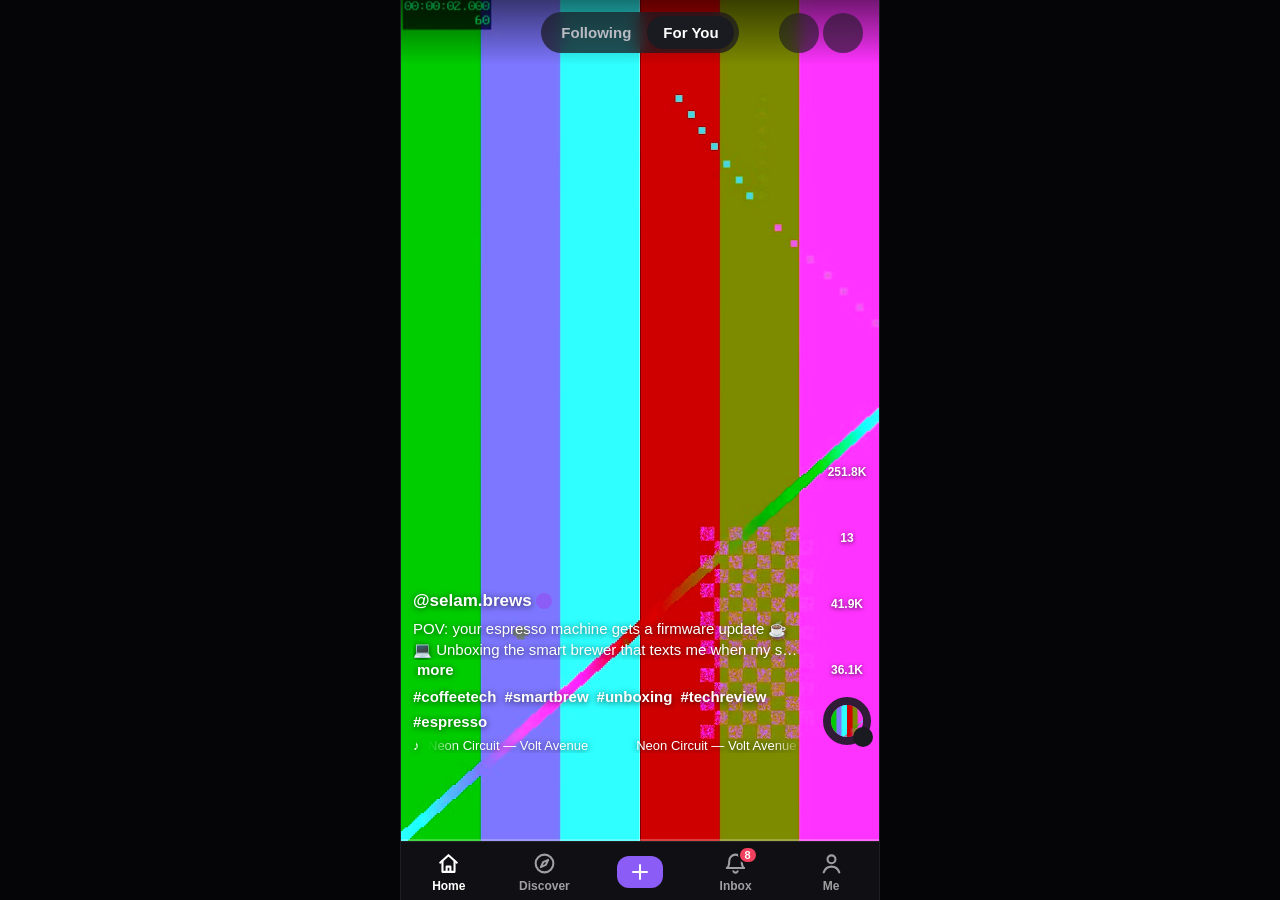
<file: index.html>
<!doctype html><html lang="en"><head>
<meta charset="utf-8"><meta name="viewport" content="width=device-width,initial-scale=1,viewport-fit=cover">
<meta name="theme-color" content="#000000"><title>Lucy</title>
<link rel="manifest" href="manifest.json">
<link rel="apple-touch-icon" href="assets/icons/apple-touch-icon.png">
<link rel="stylesheet" href="css/tokens.css"><link rel="stylesheet" href="css/base.css">
<link rel="stylesheet" href="css/feed.css"><link rel="stylesheet" href="css/screens.css">
</head><body>
<div id="app"><main id="views">
<section class="view" id="view-home"></section>
<section class="view" id="view-discover"></section>
<section class="view" id="view-create"></section>
<section class="view" id="view-inbox"></section>
<section class="view" id="view-profile"></section>
<section class="view" id="view-detail"></section>
</main><nav id="tabbar">
<button class="tabbtn" data-route="home"><svg class="ic"><use href="assets/icons.svg#i-home"/></svg><span>Home</span></button>
<button class="tabbtn" data-route="discover"><svg class="ic"><use href="assets/icons.svg#i-compass"/></svg><span>Discover</span></button>
<button class="tabbtn tabbtn-create" data-route="create"><svg class="ic"><use href="assets/icons.svg#i-plus"/></svg></button>
<button class="tabbtn" data-route="inbox"><svg class="ic"><use href="assets/icons.svg#i-bell"/></svg><span>Inbox</span><em class="badge" id="inbox-badge" hidden></em></button>
<button class="tabbtn" data-route="profile"><svg class="ic"><use href="assets/icons.svg#i-user"/></svg><span>Me</span></button>
</nav></div>
<div id="sheet-root"></div><div id="toast-root"></div>
<script type="module" src="js/app.js"></script>
</body></html>
</file>
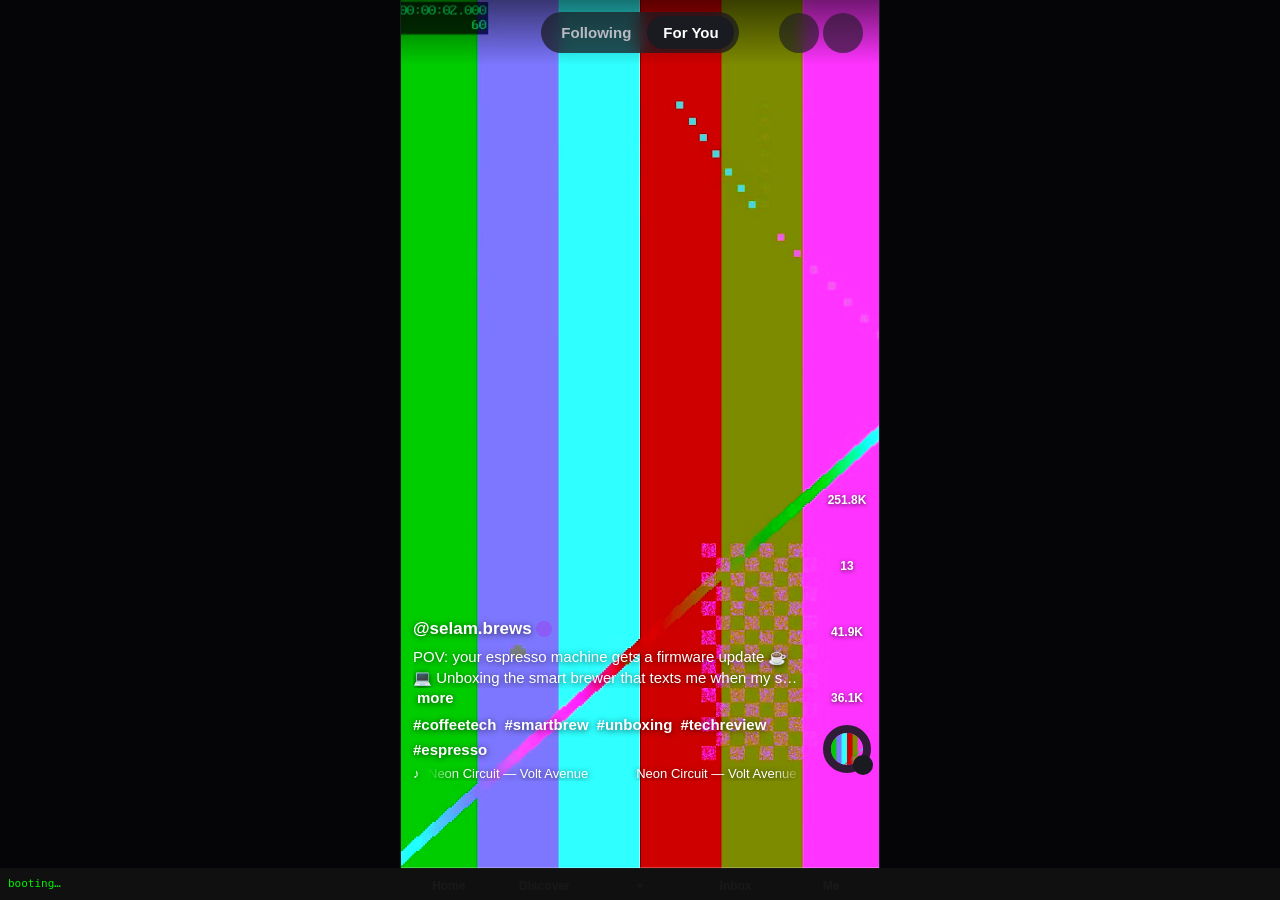
<file: debug.html>
<!doctype html><html lang="en"><head>
<meta charset="utf-8"><meta name="viewport" content="width=device-width,initial-scale=1,viewport-fit=cover">
<title>Lucy debug</title>
<link rel="stylesheet" href="css/tokens.css"><link rel="stylesheet" href="css/base.css">
<link rel="stylesheet" href="css/feed.css"><link rel="stylesheet" href="css/screens.css">
<style>
  #dbg{position:fixed;left:0;right:0;bottom:0;z-index:9999;max-height:45dvh;overflow:auto;
    background:#111;color:#0f0;font:11px/1.5 monospace;white-space:pre-wrap;padding:8px;opacity:.95}
</style>
</head><body>
<div id="app"><main id="views">
<section class="view" id="view-home"></section>
<section class="view" id="view-discover"></section>
<section class="view" id="view-create"></section>
<section class="view" id="view-inbox"></section>
<section class="view" id="view-profile"></section>
<section class="view" id="view-detail"></section>
</main><nav id="tabbar">
<button class="tabbtn" data-route="home"><span>Home</span></button>
<button class="tabbtn" data-route="discover"><span>Discover</span></button>
<button class="tabbtn tabbtn-create" data-route="create"><span>+</span></button>
<button class="tabbtn" data-route="inbox"><span>Inbox</span></button>
<button class="tabbtn" data-route="profile"><span>Me</span></button>
</nav></div>
<pre id="dbg">booting…</pre>
<script>
  window.__errs = [];
  window.addEventListener('error', (e) => window.__errs.push('ERR: ' + (e.message || e.type)));
  window.addEventListener('unhandledrejection', (e) => window.__errs.push('REJ: ' + (e.reason && e.reason.message || e.reason)));
</script>
<script type="module">
  import {repo} from './js/data/repository.js';
  import {HomeScreen} from './js/feed.js';
  const out = [];
  const R = (el) => { if(!el) return 'missing'; const r = el.getBoundingClientRect();
    return {x: Math.round(r.x), y: Math.round(r.y), w: Math.round(r.width), h: Math.round(r.height)}; };
  try {
    await repo.ready;
    out.push('repo ready');
    const sec = document.getElementById('view-home');
    sec.classList.add('active');
    HomeScreen.mount(sec, {});
    out.push('mounted, slides=' + sec.querySelectorAll('.feed-slide').length);
    await new Promise((r) => setTimeout(r, 4000));
    const cs = (el, p) => el ? getComputedStyle(el)[p] : 'missing';
    const home = document.getElementById('view-home');
    const feed = home.querySelector('.feed');
    const slide0 = home.querySelector('.feed-slide');
    const rail = home.querySelector('.rail');
    const topbar = home.querySelector('.feed-topbar');
    const meta = home.querySelector('.feed-meta');
    const vid0 = home.querySelector('video');
    out.push('view-home rect=' + JSON.stringify(R(home)) + ' pos=' + cs(home,'position') + ' display=' + cs(home,'display'));
    out.push('feed rect=' + JSON.stringify(R(feed)) + ' h=' + cs(feed,'height'));
    out.push('slide0 rect=' + JSON.stringify(R(slide0)) + ' h=' + cs(slide0,'height'));
    out.push('rail rect=' + JSON.stringify(R(rail)));
    out.push('topbar rect=' + JSON.stringify(R(topbar)));
    out.push('meta rect=' + JSON.stringify(R(meta)));
    out.push('video0 rect=' + JSON.stringify(R(vid0)) + ' readyState=' + (vid0 && vid0.readyState) + ' paused=' + (vid0 && vid0.paused) + ' src=' + (vid0 && vid0.currentSrc.slice(-20)));
    out.push('viewport=' + innerWidth + 'x' + innerHeight + ' dpr=' + devicePixelRatio);
    /* inbox probe */
    try {
      const threads = repo.getThreads() || [];
      const t0 = threads[0] || {};
      const lm = t0.lastMessage;
      out.push('threads=' + threads.length + ' lastMessage type=' + (lm === null ? 'null' : typeof lm) +
        ' text=' + JSON.stringify(lm && (lm.text || lm.body)) +
        ' snippet=' + JSON.stringify(t0.snippet));
    } catch(e) { out.push('inbox probe failed: ' + (e && e.message)); }
    out.push('window errors: ' + (window.__errs.length ? window.__errs.join(' | ') : 'none'));
  } catch(e) { out.push('FATAL: ' + (e && e.message)); }
  document.getElementById('dbg').textContent = out.join('\n');
</script>
</body></html>
</file>
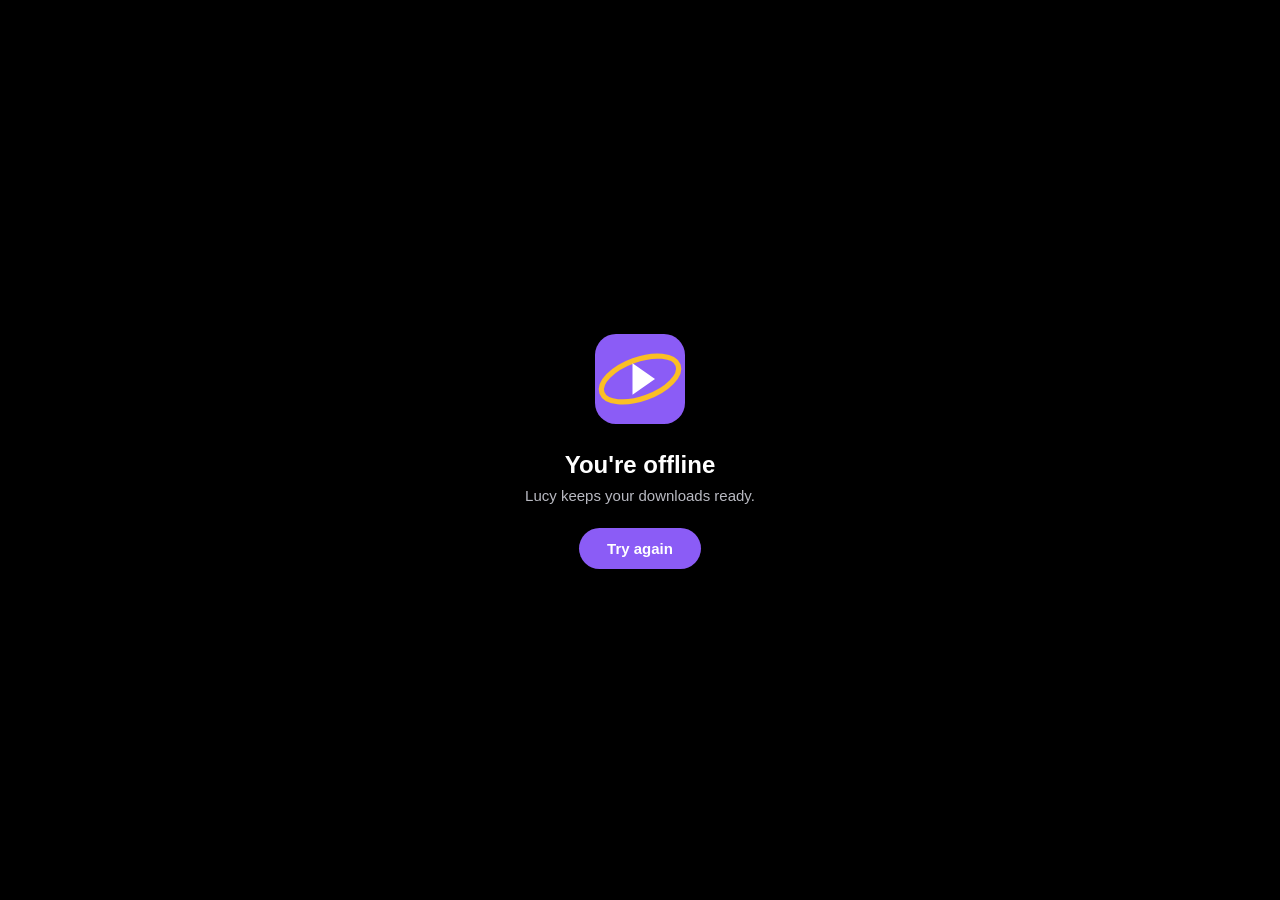
<file: offline.html>
<!doctype html><html lang="en"><head>
<meta charset="utf-8"><meta name="viewport" content="width=device-width,initial-scale=1,viewport-fit=cover">
<meta name="theme-color" content="#000000"><title>Lucy — Offline</title>
<link rel="stylesheet" href="css/tokens.css">
<style>
  html,body{margin:0;padding:0}
  body{background:#000;color:#fff;min-height:100dvh;display:flex;
    font-family:var(--lucy-font,-apple-system,BlinkMacSystemFont,"Segoe UI",Roboto,"Noto Sans",sans-serif)}
  .wrap{margin:auto;text-align:center;padding:32px;max-width:340px}
  .wrap img{width:96px;height:96px;margin:0 auto 24px;display:block}
  h1{font-size:24px;font-weight:800;margin:0 0 8px}
  p{color:#B9BAC2;font-size:15px;margin:0 0 24px}
  button{background:#8B5CF6;color:#fff;border:0;border-radius:999px;
    padding:12px 28px;font-size:15px;font-weight:600;cursor:pointer;font-family:inherit}
</style>
</head><body>
<div class="wrap">
  <img src="assets/logo.svg" alt="Lucy logo" width="96" height="96">
  <h1>You're offline</h1>
  <p>Lucy keeps your downloads ready.</p>
  <button type="button" onclick="location.reload()">Try again</button>
</div>
</body></html>
</file>
<file: css/tokens.css>
/* Lucy design tokens — the single source of truth for color, type, space, radius.
 * Original palette. Do not introduce brand colors from other products. */
:root{
  --lucy-bg:#000000;
  --lucy-surface:#101014;
  --lucy-surface-2:#1A1A21;
  --lucy-accent:#8B5CF6;
  --lucy-accent-2:#FBBF24;
  --lucy-text:#FFFFFF;
  --lucy-text-2:#B9BAC2;
  --lucy-text-3:rgba(255,255,255,0.6);
  --lucy-danger:#F43F5E;
  --lucy-font:-apple-system,BlinkMacSystemFont,"Segoe UI",Roboto,"Noto Sans",sans-serif;

  /* type scale */
  --fs-12:12px;
  --fs-13:13px;
  --fs-15:15px;
  --fs-17:17px;
  --fs-20:20px;
  --fs-24:24px;
  --fs-32:32px;

  /* weights */
  --fw-400:400;
  --fw-600:600;
  --fw-800:800;

  /* spacing */
  --sp-4:4px;
  --sp-8:8px;
  --sp-12:12px;
  --sp-16:16px;
  --sp-24:24px;
  --sp-32:32px;

  /* radius */
  --r-8:8px;
  --r-12:12px;
  --r-16:16px;
  --r-24:24px;
  --r-full:999px;
}
</file>
<file: css/base.css>
/* Lucy base styles — reset, app shell, tabbar, views, sheets, toasts, primitives. */

*,*::before,*::after{box-sizing:border-box;margin:0;padding:0}
[hidden]{display:none!important}
html,body{height:100%}
body{
  background:#000;
  color:var(--lucy-text);
  font-family:var(--lucy-font);
  -webkit-font-smoothing:antialiased;
  text-rendering:optimizeLegibility;
  overscroll-behavior:none;
  -webkit-tap-highlight-color:transparent;
}
img,video{display:block;max-width:100%}
button{font:inherit;color:inherit;background:none;border:0;cursor:pointer}
input,textarea{font:inherit;color:inherit}
a{color:inherit}
:focus-visible{outline:2px solid var(--lucy-accent);outline-offset:2px}

/* ---- app shell: phone column, centered on desktop ---- */
#app{
  position:relative;
  height:100dvh;
  max-width:480px;
  margin:0 auto;
  background:var(--lucy-bg);
  overflow:hidden;
  display:flex;
  flex-direction:column;
}
@media (min-width:540px){
  body{background:#050507}
  #app{border-left:1px solid #1e1e26;border-right:1px solid #1e1e26}
}
#views{position:relative;flex:1;min-height:0;overflow:hidden}
.view{position:absolute;inset:0;display:none;overflow:hidden;background:var(--lucy-bg)}
.view.active{display:block}

/* ---- tabbar ---- */
#tabbar{
  position:relative;
  display:flex;
  background:var(--lucy-surface);
  border-top:1px solid rgba(255,255,255,.08);
  padding-bottom:env(safe-area-inset-bottom);
  z-index:50;
}
.tabbtn{
  flex:1;display:flex;flex-direction:column;align-items:center;justify-content:center;
  gap:3px;position:relative;
  padding:9px 0 7px;
  color:var(--lucy-text-3);
  font-size:var(--fs-12);font-weight:var(--fw-600);
  font-family:var(--lucy-font);
}
.tabbtn.active{color:var(--lucy-text)}
.tabbtn .ic{width:25px;height:25px}
.tabbtn-create .ic{
  width:46px;height:32px;padding:4px;
  background:var(--lucy-accent);color:#fff;border-radius:var(--r-12);
}
.badge{
  position:absolute;top:4px;left:calc(50% + 2px);
  min-width:18px;height:18px;padding:0 5px;
  background:var(--lucy-danger);color:#fff;
  font-size:11px;font-weight:700;font-style:normal;line-height:1;
  border-radius:var(--r-full);
  display:flex;align-items:center;justify-content:center;
  border:2px solid var(--lucy-surface);
}

/* ---- icons ---- */
.ic{width:24px;height:24px;flex:none}
.ic-xs{width:16px;height:16px}
.ic-lg{width:40px;height:40px}

/* ---- bottom sheets ---- */
#sheet-root{position:fixed;inset:0;z-index:120;pointer-events:none}
#sheet-root>*{pointer-events:auto}
.sheet-backdrop{position:absolute;inset:0;background:rgba(0,0,0,.62)}
.sheet{
  position:absolute;left:0;right:0;bottom:0;margin:0 auto;max-width:480px;
  background:var(--lucy-surface);color:var(--lucy-text);
  border-radius:var(--r-24) var(--r-24) 0 0;
  padding:8px var(--sp-16) calc(var(--sp-16) + env(safe-area-inset-bottom));
  max-height:82dvh;overflow-y:auto;
}
.drag-handle{display:flex;justify-content:center;padding:10px 0 6px;touch-action:none}
.drag-handle:empty::before{content:"";display:block;width:40px;height:4px;border-radius:var(--r-full);background:rgba(255,255,255,.25)}
.drag-handle>span{display:block;width:40px;height:4px;border-radius:var(--r-full);background:rgba(255,255,255,.25)}

/* ---- toasts ---- */
#toast-root{
  position:fixed;left:50%;transform:translateX(-50%);
  bottom:calc(84px + env(safe-area-inset-bottom));
  display:flex;flex-direction:column;align-items:center;gap:8px;
  z-index:200;pointer-events:none;width:max-content;max-width:92vw;
}
.toast{
  background:var(--lucy-surface-2);color:var(--lucy-text);
  font-size:var(--fs-13);font-weight:var(--fw-600);
  padding:10px 18px;border-radius:var(--r-full);
  box-shadow:0 8px 24px rgba(0,0,0,.5);
  animation:toast-in .22s ease-out;
  max-width:92vw;text-align:center;
}
.toast.out{opacity:0;transform:translateY(6px);transition:opacity .25s,transform .25s}
@keyframes toast-in{from{opacity:0;transform:translateY(8px)}to{opacity:1;transform:none}}

/* ---- generic primitives ---- */
.btn{
  display:inline-flex;align-items:center;justify-content:center;gap:8px;
  padding:12px 20px;border-radius:var(--r-full);
  font-size:var(--fs-15);font-weight:var(--fw-600);
  background:var(--lucy-surface-2);color:var(--lucy-text);
}
.btn-primary{background:var(--lucy-accent);color:#fff}
.btn-ghost{background:transparent;color:var(--lucy-text)}
.btn-danger{background:var(--lucy-danger);color:#fff}
.btn:disabled{opacity:.5;cursor:default}
.input{
  width:100%;background:var(--lucy-surface-2);
  border:1px solid rgba(255,255,255,.1);
  border-radius:var(--r-12);padding:12px 14px;
  font-size:var(--fs-15);color:var(--lucy-text);
}
.input::placeholder{color:var(--lucy-text-3)}
.avatar{border-radius:var(--r-full);object-fit:cover;background:var(--lucy-surface-2);flex:none}
.icon-btn{display:inline-flex;align-items:center;justify-content:center;width:40px;height:40px;border-radius:var(--r-full);color:var(--lucy-text)}

.screen-error{padding:48px 24px;text-align:center;color:var(--lucy-text-2);font-size:var(--fs-15)}
.boot-error{padding:48px 24px;text-align:center;color:var(--lucy-text-2);font-size:var(--fs-15)}
</file>
<file: css/feed.css>
/* Project Lucy — feed screen styles. Original design, Lucy tokens only. */

/* ---------- top bar ---------- */
.feed-topbar {
  position: absolute;
  top: 0; left: 0; right: 0;
  z-index: 30;
  display: flex;
  align-items: center;
  justify-content: center;
  padding: 12px 16px;
  padding-top: max(12px, env(safe-area-inset-top));
  background: linear-gradient(to bottom, rgba(0,0,0,0.55), transparent);
  pointer-events: none;
}
.feed-topbar .seg { pointer-events: auto; }
.feed-top-actions {
  position: absolute;
  right: 16px;
  display: flex;
  gap: 4px;
  pointer-events: auto;
}

/* ---------- segmented control ---------- */
.seg {
  position: relative;
  display: flex;
  background: rgba(26,26,33,0.72);
  border-radius: 999px;
  padding: 4px;
  backdrop-filter: blur(8px);
}
.seg-wide { margin: 8px 16px 0; }
.seg-btn {
  position: relative;
  z-index: 1;
  border: 0;
  background: transparent;
  color: var(--lucy-text-2);
  font-size: 15px;
  font-weight: 600;
  padding: 8px 16px;
  border-radius: 999px;
  cursor: pointer;
  white-space: nowrap;
}
.seg-btn.on { color: var(--lucy-text); }
.seg-pill {
  position: absolute;
  top: 4px; bottom: 4px;
  border-radius: 999px;
  background: var(--lucy-surface-2);
  transition: left 0.25s ease, width 0.25s ease;
  /* positioned by JS-free fallback: hidden until measured */
}
.seg { --pill-l: 4px; --pill-w: 0px; }
.seg-pill { left: var(--pill-l, 4px); width: var(--pill-w, 0); }

/* ---------- feed scroll ---------- */
#view-home { position: absolute; inset: 0; overflow: hidden; background: var(--lucy-bg); }
.feed {
  height: 100%;
  overflow-y: auto;
  overflow-x: hidden;
  scroll-snap-type: y mandatory;
  scrollbar-width: none;
  overscroll-behavior: contain;
}
.feed::-webkit-scrollbar { display: none; }

.feed-slide {
  position: relative;
  height: 100%;
  scroll-snap-align: start;
  scroll-snap-stop: always;
  background: var(--lucy-bg);
  overflow: hidden;
}
.feed-video {
  position: absolute;
  inset: 0;
  width: 100%;
  height: 100%;
  object-fit: cover;
  background: var(--lucy-bg);
}
.tap-layer {
  position: absolute;
  inset: 0;
  z-index: 10;
  touch-action: manipulation;
}
.burst-layer {
  position: absolute;
  inset: 0;
  z-index: 11;
  pointer-events: none;
  overflow: hidden;
}
.tap-flash {
  position: absolute;
  left: 50%; top: 50%;
  transform: translate(-50%, -50%) scale(0.6);
  z-index: 12;
  width: 72px; height: 72px;
  display: flex; align-items: center; justify-content: center;
  border-radius: 999px;
  background: rgba(0,0,0,0.45);
  color: var(--lucy-text);
  opacity: 0;
  pointer-events: none;
}
.tap-flash.show { animation: flash-pop 0.45s ease forwards; }
@keyframes flash-pop {
  0% { opacity: 0; transform: translate(-50%,-50%) scale(0.6); }
  30% { opacity: 1; transform: translate(-50%,-50%) scale(1); }
  100% { opacity: 0; transform: translate(-50%,-50%) scale(1.15); }
}

/* ---------- heart burst ---------- */
.burst-heart {
  position: absolute;
  width: 96px; height: 96px;
  margin: -48px 0 0 -48px;
  color: var(--lucy-danger);
  pointer-events: none;
  animation: heart-burst 0.9s ease-out forwards;
  filter: drop-shadow(0 4px 12px rgba(0,0,0,0.5));
}
.burst-heart .ic { width: 100%; height: 100%; }
@keyframes heart-burst {
  0% { opacity: 0; transform: scale(0) rotate(-12deg); }
  25% { opacity: 1; transform: scale(1.25) rotate(6deg); }
  55% { opacity: 1; transform: scale(1) rotate(0deg); }
  100% { opacity: 0; transform: scale(1.1) translateY(-48px); }
}

/* ---------- right rail ---------- */
.rail {
  position: absolute;
  right: 8px;
  bottom: 96px;
  z-index: 20;
  display: flex;
  flex-direction: column;
  align-items: center;
  gap: 16px;
}
.rail-avatar {
  position: relative;
  width: 48px; height: 48px;
  border-radius: 999px;
  border: 2px solid var(--lucy-text);
  padding: 0;
  overflow: visible;
  background: var(--lucy-surface-2);
  cursor: pointer;
}
.rail-avatar img {
  width: 100%; height: 100%;
  border-radius: 999px;
  object-fit: cover;
  display: block;
}
.follow-badge {
  position: absolute;
  left: 50%; bottom: -8px;
  transform: translateX(-50%);
  width: 20px; height: 20px;
  border-radius: 999px;
  background: var(--lucy-accent);
  color: var(--lucy-text);
  display: flex; align-items: center; justify-content: center;
  cursor: pointer;
}
.follow-badge.is-on { background: var(--lucy-text); color: var(--lucy-accent); }
.rail-btn {
  display: flex;
  flex-direction: column;
  align-items: center;
  gap: 4px;
  background: transparent;
  border: 0;
  color: var(--lucy-text);
  cursor: pointer;
  padding: 0;
}
.rail-btn .ic { width: 32px; height: 32px; filter: drop-shadow(0 2px 6px rgba(0,0,0,0.6)); }
.rail-btn.like-btn.is-on { color: var(--lucy-danger); }
.rail-btn.is-amber { color: var(--lucy-accent-2); }
.rail-btn.pop .ic { animation: rail-pop 0.35s ease; }
@keyframes rail-pop {
  0% { transform: scale(1); }
  40% { transform: scale(1.35); }
  100% { transform: scale(1); }
}
.rail-count {
  font-size: 12px;
  font-weight: 600;
  color: var(--lucy-text);
  text-shadow: 0 1px 4px rgba(0,0,0,0.7);
}

/* spinning vinyl */
.vinyl {
  position: relative;
  width: 48px; height: 48px;
  border-radius: 999px;
  overflow: visible;
  margin-top: 4px;
}
.vinyl img {
  width: 48px; height: 48px;
  border-radius: 999px;
  object-fit: cover;
  border: 8px solid rgba(26,26,33,0.9);
  animation: vinyl-spin 8s linear infinite;
  display: block;
  box-sizing: border-box;
}
@keyframes vinyl-spin { to { transform: rotate(360deg); } }
.vinyl-note {
  position: absolute;
  right: -2px; bottom: -2px;
  width: 20px; height: 20px;
  border-radius: 999px;
  background: var(--lucy-surface-2);
  color: var(--lucy-text);
  display: flex; align-items: center; justify-content: center;
}

/* ---------- bottom-left meta ---------- */
.feed-meta {
  position: absolute;
  left: 12px; right: 76px;
  bottom: 88px;
  z-index: 20;
  display: flex;
  flex-direction: column;
  gap: 8px;
  color: var(--lucy-text);
  text-shadow: 0 1px 6px rgba(0,0,0,0.7);
}
.feed-user {
  display: flex;
  align-items: center;
  gap: 4px;
  font-size: 17px;
  font-weight: 800;
}
.vcheck {
  display: inline-flex;
  width: 16px; height: 16px;
  border-radius: 999px;
  background: var(--lucy-accent);
  color: var(--lucy-text);
  align-items: center; justify-content: center;
}
.feed-caption { font-size: 15px; line-height: 1.35; }
.cap-text {
  display: -webkit-box;
  -webkit-line-clamp: 2;
  -webkit-box-orient: vertical;
  overflow: hidden;
}
.feed-meta.cap-open .cap-text {
  display: block;
  -webkit-line-clamp: unset;
}
.cap-more {
  background: none; border: 0;
  color: var(--lucy-text);
  font-size: 15px; font-weight: 600;
  padding: 0 0 0 4px;
  cursor: pointer;
  text-shadow: 0 1px 6px rgba(0,0,0,0.7);
}
.feed-tags { display: flex; flex-wrap: wrap; gap: 8px; }
.htag {
  color: var(--lucy-text);
  font-size: 15px;
  font-weight: 600;
  text-decoration: none;
  cursor: pointer;
}

/* audio marquee */
.audio-ticker {
  display: flex;
  align-items: center;
  gap: 8px;
  font-size: 13px;
  max-width: 100%;
}
.tick-note { flex: 0 0 auto; }
.tick-mask {
  overflow: hidden;
  flex: 1 1 auto;
  mask-image: linear-gradient(to right, transparent, #000 8%, #000 92%, transparent);
  -webkit-mask-image: linear-gradient(to right, transparent, #000 8%, #000 92%, transparent);
}
.tick-track {
  display: inline-flex;
  gap: 48px;
  white-space: nowrap;
  animation: tick-scroll 14s linear infinite;
  will-change: transform;
}
@keyframes tick-scroll {
  0% { transform: translateX(0); }
  100% { transform: translateX(-50%); }
}

/* ---------- seekbar ---------- */
.seekbar {
  position: absolute;
  left: 0; right: 0; bottom: 0;
  z-index: 25;
  height: 2px;
  background: rgba(255,255,255,0.25);
}
.seek-fill {
  height: 100%;
  width: 0;
  background: var(--lucy-accent);
}

/* ---------- generic icon sizing ---------- */
.ic { width: 24px; height: 24px; fill: currentColor; }
.ic-xs { width: 14px; height: 14px; }
.ic-lg { width: 36px; height: 36px; }
.icon-btn {
  width: 40px; height: 40px;
  border-radius: 999px;
  border: 0;
  background: rgba(26,26,33,0.6);
  color: var(--lucy-text);
  display: inline-flex; align-items: center; justify-content: center;
  cursor: pointer;
  backdrop-filter: blur(8px);
}
</file>
<file: css/screens.css>
/* Project Lucy — screen styles: sheets, discover, studio, inbox/chat, profile, modal, grids.
 * Original design, Lucy tokens only. */

/* ============ generic ============ */
.hidden { display: none !important; }
.d-empty {
  padding: 32px 24px;
  text-align: center;
  color: var(--lucy-text-3);
  font-size: 15px;
  line-height: 1.5;
}
.grid-empty { grid-column: 1 / -1; }
.link-btn {
  background: none; border: 0;
  color: var(--lucy-accent);
  font-size: 15px; font-weight: 600;
  cursor: pointer; padding: 4px;
}
.btn-primary {
  display: inline-flex; align-items: center; justify-content: center; gap: 8px;
  background: var(--lucy-accent);
  color: var(--lucy-text);
  border: 0; border-radius: 12px;
  font-size: 15px; font-weight: 600;
  padding: 12px 24px;
  cursor: pointer;
}
.btn-primary:disabled { opacity: 0.6; cursor: default; }
.btn-ghost {
  display: inline-flex; align-items: center; justify-content: center; gap: 8px;
  background: var(--lucy-surface-2);
  color: var(--lucy-text);
  border: 0; border-radius: 12px;
  font-size: 15px; font-weight: 600;
  padding: 12px 24px;
  cursor: pointer;
}
.count-badge {
  min-width: 20px; height: 20px;
  padding: 0 6px;
  border-radius: 999px;
  background: var(--lucy-danger);
  color: var(--lucy-text);
  font-size: 12px; font-weight: 800;
  display: inline-flex; align-items: center; justify-content: center;
}

/* ============ sheet scaffolding ============ */
#sheet-root { position: fixed; inset: 0; z-index: 100; pointer-events: none; }
#sheet-root > * { pointer-events: auto; }
.sheet-backdrop {
  position: absolute; inset: 0;
  background: rgba(0,0,0,0.6);
  animation: fade-in 0.25s ease;
}
@keyframes fade-in { from { opacity: 0; } }
.drag-handle {
  padding: 12px;
  cursor: grab;
  touch-action: none;
  display: flex; justify-content: center;
}
.drag-handle span {
  width: 40px; height: 4px;
  border-radius: 999px;
  background: rgba(255,255,255,0.25);
  display: block;
}

/* ============ comments sheet ============ */
.comments-sheet {
  position: absolute; left: 0; right: 0; bottom: 0;
  max-height: 78vh;
  background: var(--lucy-surface);
  border-radius: 16px 16px 0 0;
  display: flex; flex-direction: column;
  animation: sheet-up 0.32s cubic-bezier(0.32, 0.72, 0.35, 1.1);
  color: var(--lucy-text);
}
@keyframes sheet-up { from { transform: translateY(60px); opacity: 0.6; } }
.cs-head {
  display: flex; align-items: center; justify-content: space-between;
  padding: 0 16px 8px;
}
.cs-title { font-size: 15px; font-weight: 800; }
.cs-list {
  flex: 1;
  overflow-y: auto;
  padding: 4px 16px 12px;
  display: flex; flex-direction: column; gap: 16px;
  min-height: 120px;
}
.cs-empty { padding: 24px; text-align: center; color: var(--lucy-text-3); font-size: 15px; }
.comment { display: flex; gap: 12px; }
.c-avatar { width: 36px; height: 36px; border-radius: 999px; object-fit: cover; flex: 0 0 auto; background: var(--lucy-surface-2); }
.c-body { flex: 1; min-width: 0; }
.c-head { display: flex; align-items: baseline; gap: 8px; font-size: 13px; }
.c-head b { font-weight: 800; }
.c-time { color: var(--lucy-text-3); font-size: 12px; font-weight: 400; }
.c-text { font-size: 15px; line-height: 1.4; margin-top: 4px; overflow-wrap: anywhere; }
.c-actions { display: flex; gap: 16px; margin-top: 8px; }
.c-like, .c-reply-btn {
  background: none; border: 0; padding: 0;
  display: inline-flex; align-items: center; gap: 4px;
  color: var(--lucy-text-3);
  font-size: 13px; font-weight: 600;
  cursor: pointer;
}
.c-like.is-on { color: var(--lucy-danger); }
.c-replies { display: flex; flex-direction: column; gap: 12px; margin-top: 12px; padding-left: 8px; border-left: 2px solid var(--lucy-surface-2); }
.comment.is-reply .c-avatar { width: 28px; height: 28px; }
.c-replybox { display: flex; gap: 8px; margin-top: 8px; }
.c-replybox.hidden { display: none; }
.c-reply-input {
  flex: 1; background: var(--lucy-surface-2); border: 0; border-radius: 999px;
  color: var(--lucy-text); font-size: 15px; padding: 8px 12px; outline: none;
}
.c-reply-send {
  width: 36px; height: 36px; border-radius: 999px; border: 0;
  background: var(--lucy-accent); color: var(--lucy-text);
  display: flex; align-items: center; justify-content: center; cursor: pointer;
}
.cs-emoji {
  display: flex; gap: 4px;
  overflow-x: auto;
  padding: 8px 16px;
  border-top: 1px solid var(--lucy-surface-2);
  scrollbar-width: none;
}
.cs-emoji::-webkit-scrollbar { display: none; }
.cs-emoji-btn {
  background: none; border: 0; font-size: 24px; padding: 4px 8px; cursor: pointer; flex: 0 0 auto;
}
.cs-input-row {
  display: flex; gap: 8px; align-items: center;
  padding: 8px 16px calc(12px + env(safe-area-inset-bottom));
  border-top: 1px solid var(--lucy-surface-2);
}
.cs-input {
  flex: 1; background: var(--lucy-surface-2); border: 0; border-radius: 999px;
  color: var(--lucy-text); font-size: 15px; padding: 12px 16px; outline: none;
}
.cs-input::placeholder { color: var(--lucy-text-3); }
.cs-send {
  width: 44px; height: 44px; border-radius: 999px; border: 0; flex: 0 0 auto;
  background: var(--lucy-accent); color: var(--lucy-text);
  display: flex; align-items: center; justify-content: center; cursor: pointer;
}

/* ============ share sheet ============ */
.share-sheet {
  position: absolute; left: 0; right: 0; bottom: 0;
  background: var(--lucy-surface);
  border-radius: 16px 16px 0 0;
  padding-bottom: calc(16px + env(safe-area-inset-bottom));
  animation: sheet-up 0.32s cubic-bezier(0.32, 0.72, 0.35, 1.1);
  color: var(--lucy-text);
}
.share-title { text-align: center; font-size: 17px; font-weight: 800; padding: 4px 0 16px; }
.share-row { display: flex; justify-content: center; gap: 24px; padding: 0 24px 16px; }
.share-item {
  display: flex; flex-direction: column; align-items: center; gap: 8px;
  background: none; border: 0; color: var(--lucy-text);
  font-size: 13px; font-weight: 600; cursor: pointer;
}
.share-ic {
  width: 56px; height: 56px; border-radius: 999px;
  background: var(--lucy-surface-2);
  display: flex; align-items: center; justify-content: center;
}
.share-cancel {
  display: block; margin: 0 auto;
  background: var(--lucy-surface-2); border: 0; border-radius: 12px;
  color: var(--lucy-text); font-size: 15px; font-weight: 600;
  padding: 12px 32px; cursor: pointer;
}

/* ============ discover ============ */
.discover { height: 100%; display: flex; flex-direction: column; background: var(--lucy-bg); color: var(--lucy-text); }
.discover-searchbar {
  display: flex; align-items: center; gap: 8px;
  margin: 12px 16px 0;
  margin-top: max(12px, env(safe-area-inset-top));
  background: var(--lucy-surface-2);
  border-radius: 12px;
  padding: 4px 12px;
}
.ds-ic { color: var(--lucy-text-3); display: flex; }
.ds-input {
  flex: 1; background: none; border: 0; outline: none;
  color: var(--lucy-text); font-size: 15px; padding: 8px 0;
}
.ds-input::placeholder { color: var(--lucy-text-3); }
.ds-clear { background: none; border: 0; color: var(--lucy-text-3); cursor: pointer; display: flex; }
.discover-body { flex: 1; overflow-y: auto; padding-bottom: 24px; }
.dsec { margin-top: 24px; }
.dsec-title { font-size: 17px; font-weight: 800; margin: 0 16px 12px; }
.chip-row { display: flex; gap: 8px; overflow-x: auto; padding: 0 16px 4px; scrollbar-width: none; }
.chip-row::-webkit-scrollbar { display: none; }
.chip {
  flex: 0 0 auto;
  display: inline-flex; align-items: center; gap: 6px;
  background: var(--lucy-surface-2); border: 0; border-radius: 999px;
  color: var(--lucy-text); font-size: 15px; font-weight: 600;
  padding: 8px 16px; cursor: pointer;
}
.chip small { color: var(--lucy-text-3); font-weight: 400; font-size: 12px; }
.chip-fire { color: var(--lucy-accent-2); display: inline-flex; }
.hscroll {
  display: flex; gap: 12px;
  overflow-x: auto; padding: 0 16px 4px;
  scroll-snap-type: x proximity;
  scrollbar-width: none;
}
.hscroll::-webkit-scrollbar { display: none; }
.hscroll .grid-card { flex: 0 0 132px; width: 132px; height: 176px; }
.grid-3 {
  display: grid; grid-template-columns: repeat(3, 1fr); gap: 4px;
  padding: 0 4px;
}
.grid-card {
  position: relative;
  aspect-ratio: 3 / 4;
  border: 0; padding: 0;
  border-radius: 8px;
  overflow: hidden;
  background: var(--lucy-surface-2);
  cursor: pointer;
  scroll-snap-align: start;
}
.grid-card img { width: 100%; height: 100%; object-fit: cover; display: block; }
.grid-play {
  position: absolute; inset: 0; margin: auto;
  width: 36px; height: 36px;
  color: var(--lucy-text);
  filter: drop-shadow(0 2px 6px rgba(0,0,0,0.6));
  display: flex; align-items: center; justify-content: center;
}
.grid-views {
  position: absolute; left: 8px; bottom: 8px;
  display: inline-flex; align-items: center; gap: 4px;
  color: var(--lucy-text); font-size: 12px; font-weight: 600;
  text-shadow: 0 1px 4px rgba(0,0,0,0.8);
}
.creator-card {
  flex: 0 0 128px;
  background: var(--lucy-surface);
  border-radius: 16px;
  padding: 16px 12px;
  display: flex; flex-direction: column; align-items: center; gap: 4px;
  text-align: center;
  scroll-snap-align: start;
}
.creator-ava { border: 0; background: none; padding: 0; cursor: pointer; }
.creator-ava img { width: 64px; height: 64px; border-radius: 999px; object-fit: cover; display: block; }
.creator-name { font-size: 15px; font-weight: 800; color: var(--lucy-text); }
.creator-handle { font-size: 12px; color: var(--lucy-text-3); }
.follow-btn {
  margin-top: 8px;
  background: var(--lucy-accent); border: 0; border-radius: 8px;
  color: var(--lucy-text); font-size: 13px; font-weight: 600;
  padding: 8px 16px; cursor: pointer;
}
.follow-btn.is-on { background: var(--lucy-surface-2); }
.follow-btn.sm { padding: 8px 12px; margin-top: 0; }
.user-list { display: flex; flex-direction: column; padding: 0 16px; }
.user-row {
  display: flex; align-items: center; gap: 12px;
  background: none; border: 0; padding: 8px 0; width: 100%; text-align: left;
}
.user-row-main {
  flex: 1; display: flex; align-items: center; gap: 12px;
  background: none; border: 0; padding: 0; cursor: pointer; text-align: left; min-width: 0;
}
.user-row-main img { width: 48px; height: 48px; border-radius: 999px; object-fit: cover; flex: 0 0 auto; }
.user-row-txt { display: flex; flex-direction: column; gap: 2px; min-width: 0; }
.user-row-txt b { color: var(--lucy-text); font-size: 15px; }
.user-row-txt small { color: var(--lucy-text-3); font-size: 12px; }

/* ============ create studio ============ */
.studio { height: 100%; display: flex; flex-direction: column; background: var(--lucy-bg); color: var(--lucy-text); }
.studio-head {
  display: flex; align-items: center; justify-content: space-between;
  padding: 12px 16px;
  padding-top: max(12px, env(safe-area-inset-top));
  font-size: 17px;
}
.head-spacer { width: 40px; }
.studio-stage {
  position: relative;
  flex: 1;
  min-height: 0;
  background: var(--lucy-surface);
  overflow: hidden;
}
.studio-video { width: 100%; height: 100%; object-fit: cover; display: block; }
.studio-fallback {
  height: 100%;
  display: flex; flex-direction: column; align-items: center; justify-content: center; gap: 16px;
  text-align: center; padding: 24px; color: var(--lucy-text-2); font-size: 15px; line-height: 1.5;
}
.sf-ic { color: var(--lucy-text-3); }
.rec-badge {
  position: absolute; top: 16px; left: 16px;
  display: inline-flex; align-items: center; gap: 8px;
  background: rgba(0,0,0,0.55); border-radius: 999px;
  padding: 8px 12px; font-size: 13px; font-weight: 800;
}
.rec-dot { width: 10px; height: 10px; border-radius: 999px; background: var(--lucy-danger); animation: blink 1s infinite; }
@keyframes blink { 50% { opacity: 0.25; } }
.count-ring {
  position: absolute; top: 16px; right: 16px;
  width: 72px; height: 72px;
}
.count-ring svg { width: 100%; height: 100%; transform: rotate(-90deg); }
.cr-bg { fill: none; stroke: rgba(255,255,255,0.25); stroke-width: 6; }
.cr-fg { fill: none; stroke: var(--lucy-danger); stroke-width: 6; stroke-linecap: round; }
.cr-num {
  position: absolute; inset: 0;
  display: flex; align-items: center; justify-content: center;
  font-size: 20px; font-weight: 800;
}
.studio-panel { padding: 16px; padding-bottom: calc(16px + env(safe-area-inset-bottom)); display: flex; flex-direction: column; gap: 16px; }
.dur-seg { display: flex; background: var(--lucy-surface-2); border-radius: 999px; padding: 4px; align-self: center; }
.dur-btn {
  border: 0; background: transparent; color: var(--lucy-text-2);
  font-size: 15px; font-weight: 600; padding: 8px 24px; border-radius: 999px; cursor: pointer;
}
.dur-btn.on { background: var(--lucy-surface); color: var(--lucy-text); }
.filter-row { display: flex; gap: 8px; overflow-x: auto; scrollbar-width: none; padding-bottom: 4px; }
.filter-row::-webkit-scrollbar { display: none; }
.filter-btn {
  flex: 0 0 auto;
  display: flex; flex-direction: column; align-items: center; gap: 4px;
  background: none; border: 2px solid transparent; border-radius: 12px;
  color: var(--lucy-text-2); font-size: 12px; font-weight: 600;
  padding: 8px; cursor: pointer;
}
.filter-btn.on { border-color: var(--lucy-accent); color: var(--lucy-text); }
.filter-dot {
  width: 44px; height: 44px; border-radius: 999px;
  background: linear-gradient(135deg, #8B5CF6, #FBBF24);
  display: block;
}
.sound-pick {
  display: flex; align-items: center; gap: 12px;
  background: var(--lucy-surface-2); border: 0; border-radius: 12px;
  color: var(--lucy-text); padding: 12px 16px; cursor: pointer; width: 100%;
  font-size: 15px;
}
.sp-ic { color: var(--lucy-accent-2); display: flex; }
.sp-label { flex: 1; text-align: left; font-weight: 600; overflow: hidden; text-overflow: ellipsis; white-space: nowrap; }
.sp-chev { color: var(--lucy-text-3); display: flex; }
.sound-list {
  display: flex; flex-direction: column; gap: 4px;
  max-height: 180px; overflow-y: auto;
  background: var(--lucy-surface); border-radius: 12px; padding: 8px;
}
.track-row {
  display: flex; align-items: center; gap: 12px;
  padding: 8px; border-radius: 8px; cursor: pointer;
}
.track-row input { accent-color: var(--lucy-accent); }
.track-row.on { background: var(--lucy-surface-2); }
.track-note-ic { color: var(--lucy-accent-2); display: flex; }
.track-txt { flex: 1; display: flex; flex-direction: column; min-width: 0; }
.track-txt b { font-size: 15px; }
.track-txt small { color: var(--lucy-text-3); font-size: 12px; }
.track-check { color: var(--lucy-accent); display: none; }
.track-row.on .track-check { display: flex; }
.sound-note { color: var(--lucy-text-3); font-size: 12px; margin: 0; line-height: 1.4; }
.studio-actions { display: flex; align-items: center; justify-content: space-between; gap: 16px; }
.rec-btn {
  width: 72px; height: 72px; border-radius: 999px;
  border: 4px solid var(--lucy-text);
  background: transparent;
  display: flex; align-items: center; justify-content: center;
  cursor: pointer; padding: 0;
}
.rec-btn-core { width: 56px; height: 56px; border-radius: 999px; background: var(--lucy-danger); transition: all 0.2s ease; }
.rec-btn.is-rec .rec-btn-core { width: 32px; height: 32px; border-radius: 8px; }
.rec-btn-spacer { width: 120px; }
.hidden-file { display: none; }
.review-panel { gap: 16px; }
.review-chips { display: flex; gap: 8px; flex-wrap: wrap; }
.meta-chip {
  background: var(--lucy-surface-2); border-radius: 999px;
  font-size: 12px; font-weight: 600; color: var(--lucy-text-2);
  padding: 6px 12px;
}
.review-actions { display: flex; gap: 12px; }
.review-actions .btn-ghost, .review-actions .btn-primary { flex: 1; }
.composer { flex: 1; display: flex; flex-direction: column; gap: 16px; padding: 16px; overflow-y: auto; }
.composer-top { display: flex; gap: 12px; }
.composer-thumb { width: 88px; height: 120px; border-radius: 12px; object-fit: cover; background: var(--lucy-surface-2); flex: 0 0 auto; }
.composer-text {
  flex: 1; min-height: 120px;
  background: var(--lucy-surface-2); border: 0; border-radius: 12px;
  color: var(--lucy-text); font-size: 15px; padding: 12px;
  outline: none; resize: vertical; font-family: inherit;
}
.composer-text::placeholder { color: var(--lucy-text-3); }
.composer-hint { color: var(--lucy-text-3); font-size: 13px; margin: 0; line-height: 1.5; }
.publish-btn { width: 100%; }

/* ============ inbox ============ */
.inbox { height: 100%; display: flex; flex-direction: column; background: var(--lucy-bg); color: var(--lucy-text); }
.inbox-head { padding: 12px 16px 0; padding-top: max(12px, env(safe-area-inset-top)); font-size: 20px; font-weight: 800; }
.inbox-body { flex: 1; overflow-y: auto; min-height: 0; }
.notif-bar {
  display: flex; align-items: center; justify-content: space-between;
  padding: 12px 16px 4px; color: var(--lucy-text-3); font-size: 13px;
}
.notif-list { display: flex; flex-direction: column; padding-bottom: 24px; }
.notif-row {
  display: flex; align-items: center; gap: 12px;
  background: none; border: 0; width: 100%; text-align: left;
  padding: 12px 16px; cursor: pointer; color: var(--lucy-text);
}
.notif-row.is-unread { background: var(--lucy-surface); }
.notif-ic {
  width: 32px; height: 32px; border-radius: 999px; flex: 0 0 auto;
  background: var(--lucy-surface-2); color: var(--lucy-accent);
  display: flex; align-items: center; justify-content: center;
}
.notif-ava { width: 44px; height: 44px; border-radius: 999px; object-fit: cover; flex: 0 0 auto; background: var(--lucy-surface-2); }
.notif-txt { flex: 1; font-size: 15px; line-height: 1.4; min-width: 0; }
.notif-txt small { display: block; color: var(--lucy-text-3); font-size: 12px; margin-top: 2px; }
.unread-dot { width: 10px; height: 10px; border-radius: 999px; background: var(--lucy-accent); flex: 0 0 auto; }
.thread-list { display: flex; flex-direction: column; padding-bottom: 24px; }
.thread-row {
  display: flex; align-items: center; gap: 12px;
  background: none; border: 0; width: 100%; text-align: left;
  padding: 12px 16px; cursor: pointer; color: var(--lucy-text);
}
.thread-ava { width: 52px; height: 52px; border-radius: 999px; object-fit: cover; flex: 0 0 auto; background: var(--lucy-surface-2); }
.thread-txt { flex: 1; display: flex; flex-direction: column; gap: 2px; min-width: 0; }
.thread-txt b { font-size: 15px; }
.thread-txt small { color: var(--lucy-text-3); font-size: 13px; overflow: hidden; text-overflow: ellipsis; white-space: nowrap; }
.thread-meta { display: flex; flex-direction: column; align-items: flex-end; gap: 4px; }
.thread-meta small { color: var(--lucy-text-3); font-size: 12px; }

/* chat */
.chat { height: 100%; display: flex; flex-direction: column; }
.chat-head {
  display: flex; align-items: center; gap: 12px;
  padding: 8px 16px 8px 8px;
  border-bottom: 1px solid var(--lucy-surface-2);
}
.chat-ava { width: 40px; height: 40px; border-radius: 999px; object-fit: cover; background: var(--lucy-surface-2); }
.chat-name { font-size: 17px; font-weight: 800; flex: 1; }
.chat-msgs {
  flex: 1; overflow-y: auto;
  display: flex; flex-direction: column; gap: 8px;
  padding: 16px;
}
.bubble { max-width: 75%; display: flex; flex-direction: column; gap: 2px; }
.bubble span {
  background: var(--lucy-surface-2);
  border-radius: 16px; border-bottom-left-radius: 4px;
  padding: 8px 12px; font-size: 15px; line-height: 1.4;
  overflow-wrap: anywhere;
}
.bubble small { color: var(--lucy-text-3); font-size: 12px; padding: 0 4px; }
.bubble.mine { align-self: flex-end; align-items: flex-end; }
.bubble.mine span { background: var(--lucy-accent); border-radius: 16px; border-bottom-right-radius: 4px; }
.typing { display: flex; gap: 4px; padding: 4px 16px 8px; }
.typing span { width: 8px; height: 8px; border-radius: 999px; background: var(--lucy-text-3); animation: blink 1.2s infinite; }
.typing span:nth-child(2) { animation-delay: 0.2s; }
.typing span:nth-child(3) { animation-delay: 0.4s; }
.chat-input-row {
  display: flex; gap: 8px; align-items: center;
  padding: 8px 16px calc(12px + env(safe-area-inset-bottom));
  border-top: 1px solid var(--lucy-surface-2);
}
.chat-input {
  flex: 1; background: var(--lucy-surface-2); border: 0; border-radius: 999px;
  color: var(--lucy-text); font-size: 15px; padding: 12px 16px; outline: none;
}
.chat-input::placeholder { color: var(--lucy-text-3); }
.chat-send {
  width: 44px; height: 44px; border-radius: 999px; border: 0; flex: 0 0 auto;
  background: var(--lucy-accent); color: var(--lucy-text);
  display: flex; align-items: center; justify-content: center; cursor: pointer;
}

/* ============ profile ============ */
.profile { height: 100%; background: var(--lucy-bg); color: var(--lucy-text); }
.profile-scroll { height: 100%; overflow-y: auto; }
.profile-cover {
  height: 208px;
  display: flex; align-items: flex-end; justify-content: center;
  transition: height 0.12s linear;
  position: relative;
  overflow: hidden;
}
.cover-ava-wrap {
  position: absolute; bottom: -44px; left: 50%;
  transform: translateX(-50%);
  transition: transform 0.12s linear, opacity 0.12s linear;
}
.profile-cover.is-collapsed .cover-ava-wrap { transform: translateX(-50%) scale(0.55); opacity: 0; }
.cover-ava {
  width: 96px; height: 96px;
  border-radius: 999px; object-fit: cover;
  border: 4px solid var(--lucy-bg);
  background: var(--lucy-surface-2);
  display: block;
}
.profile-id { text-align: center; padding: 56px 24px 0; }
.p-name-row { display: flex; align-items: center; justify-content: center; gap: 6px; }
.p-name { font-size: 20px; font-weight: 800; }
.p-alt { color: var(--lucy-text-2); font-size: 13px; margin-top: 2px; }
.p-handle { color: var(--lucy-text-3); font-size: 15px; margin-top: 4px; }
.p-bio { font-size: 15px; line-height: 1.5; margin: 12px 0 0; color: var(--lucy-text); }
.p-stats { display: flex; justify-content: center; gap: 32px; margin-top: 16px; }
.p-stat { background: none; border: 0; color: var(--lucy-text); display: flex; flex-direction: column; gap: 2px; cursor: pointer; padding: 0; }
.p-stat b { font-size: 17px; font-weight: 800; }
.p-stat span { font-size: 13px; color: var(--lucy-text-3); }
.p-actions { display: flex; gap: 12px; justify-content: center; margin-top: 16px; }
.follow-big.is-on { background: var(--lucy-surface-2); }
.p-tabs {
  display: flex; justify-content: center; gap: 8px;
  position: sticky; top: 0; z-index: 10;
  background: var(--lucy-bg);
  padding: 16px 0 8px;
  margin-top: 8px;
}
.p-tab {
  background: none; border: 0; border-bottom: 2px solid transparent;
  color: var(--lucy-text-3); font-size: 15px; font-weight: 600;
  padding: 8px 16px; cursor: pointer;
}
.p-tab.on { color: var(--lucy-text); border-bottom-color: var(--lucy-accent); }
.p-grid { padding: 8px 4px 32px; }

/* ============ modal ============ */
.modal {
  position: absolute;
  left: 16px; right: 16px;
  top: 50%; transform: translateY(-50%);
  background: var(--lucy-surface);
  border-radius: 16px;
  padding: 16px;
  color: var(--lucy-text);
  animation: sheet-up 0.28s cubic-bezier(0.32, 0.72, 0.35, 1.1);
  max-height: 84vh;
  overflow-y: auto;
}
.modal-head { display: flex; align-items: center; justify-content: space-between; margin-bottom: 16px; }
.modal-head b { font-size: 17px; font-weight: 800; }
.field { display: flex; flex-direction: column; gap: 8px; margin-bottom: 16px; }
.field > span { font-size: 13px; font-weight: 600; color: var(--lucy-text-2); display: flex; justify-content: space-between; }
.field input[type="text"], .field input:not([type]), .field textarea {
  background: var(--lucy-surface-2); border: 0; border-radius: 12px;
  color: var(--lucy-text); font-size: 15px; padding: 12px;
  outline: none; font-family: inherit; resize: vertical;
}
.field input[type="range"] { accent-color: var(--lucy-accent); width: 100%; }
.hue-preview { height: 12px; border-radius: 999px; display: block; }
.modal-save { width: 100%; }

/* ============ toast root ============ */
#toast-root {
  position: fixed;
  left: 50%; bottom: 96px;
  transform: translateX(-50%);
  z-index: 200;
  display: flex; flex-direction: column; gap: 8px; align-items: center;
  pointer-events: none;
}
</file>
